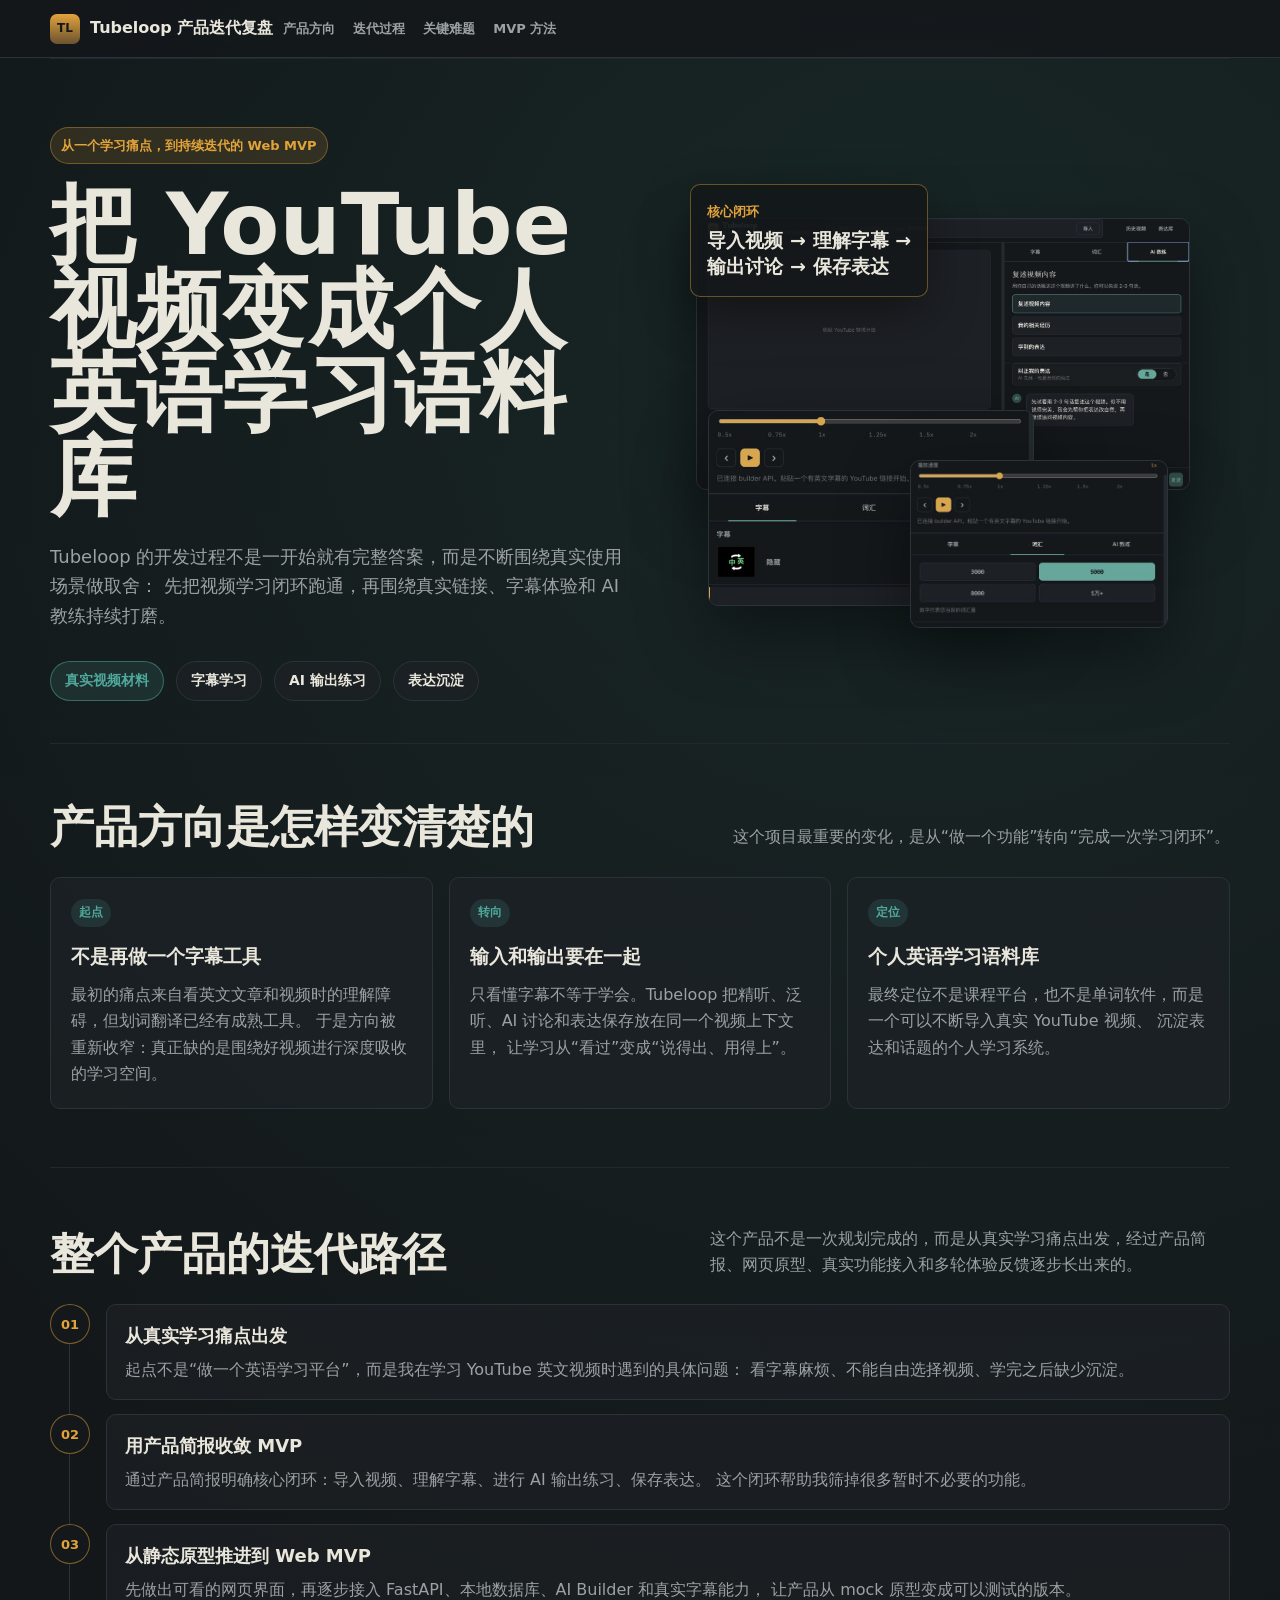
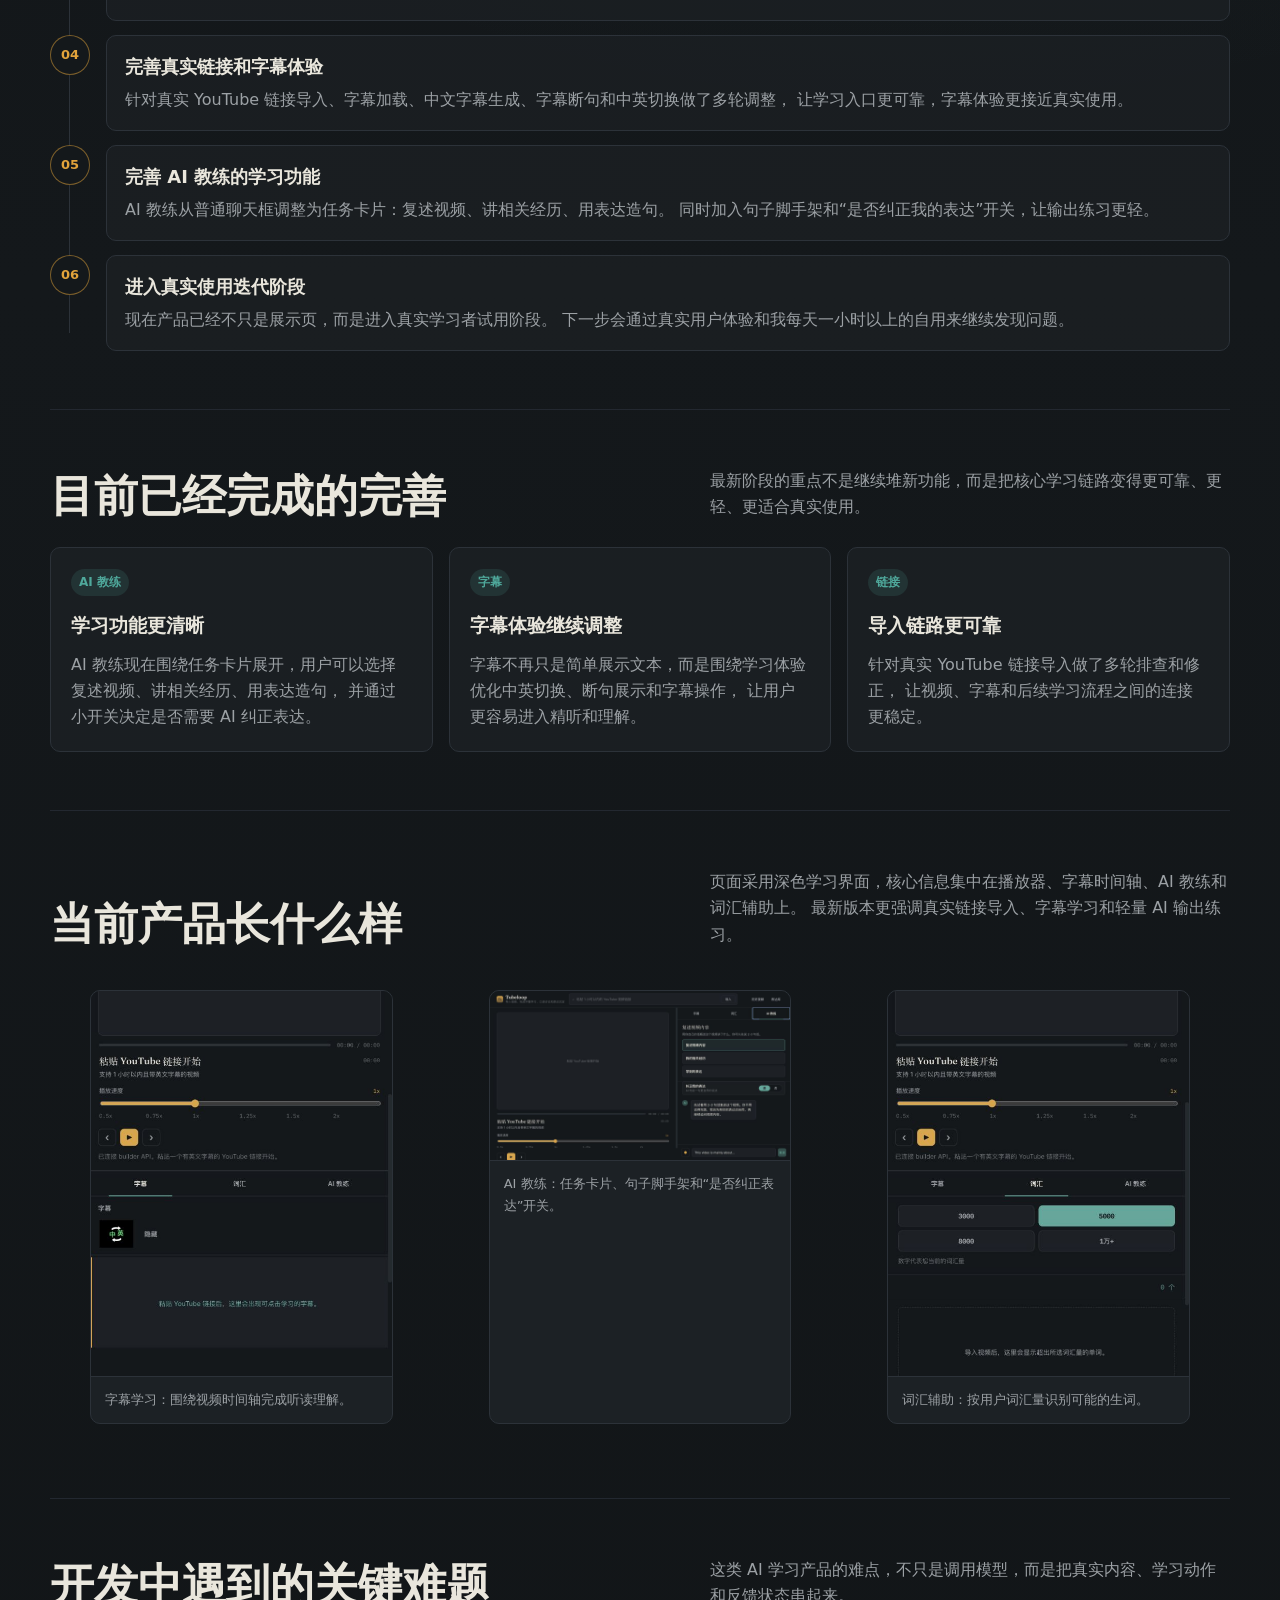
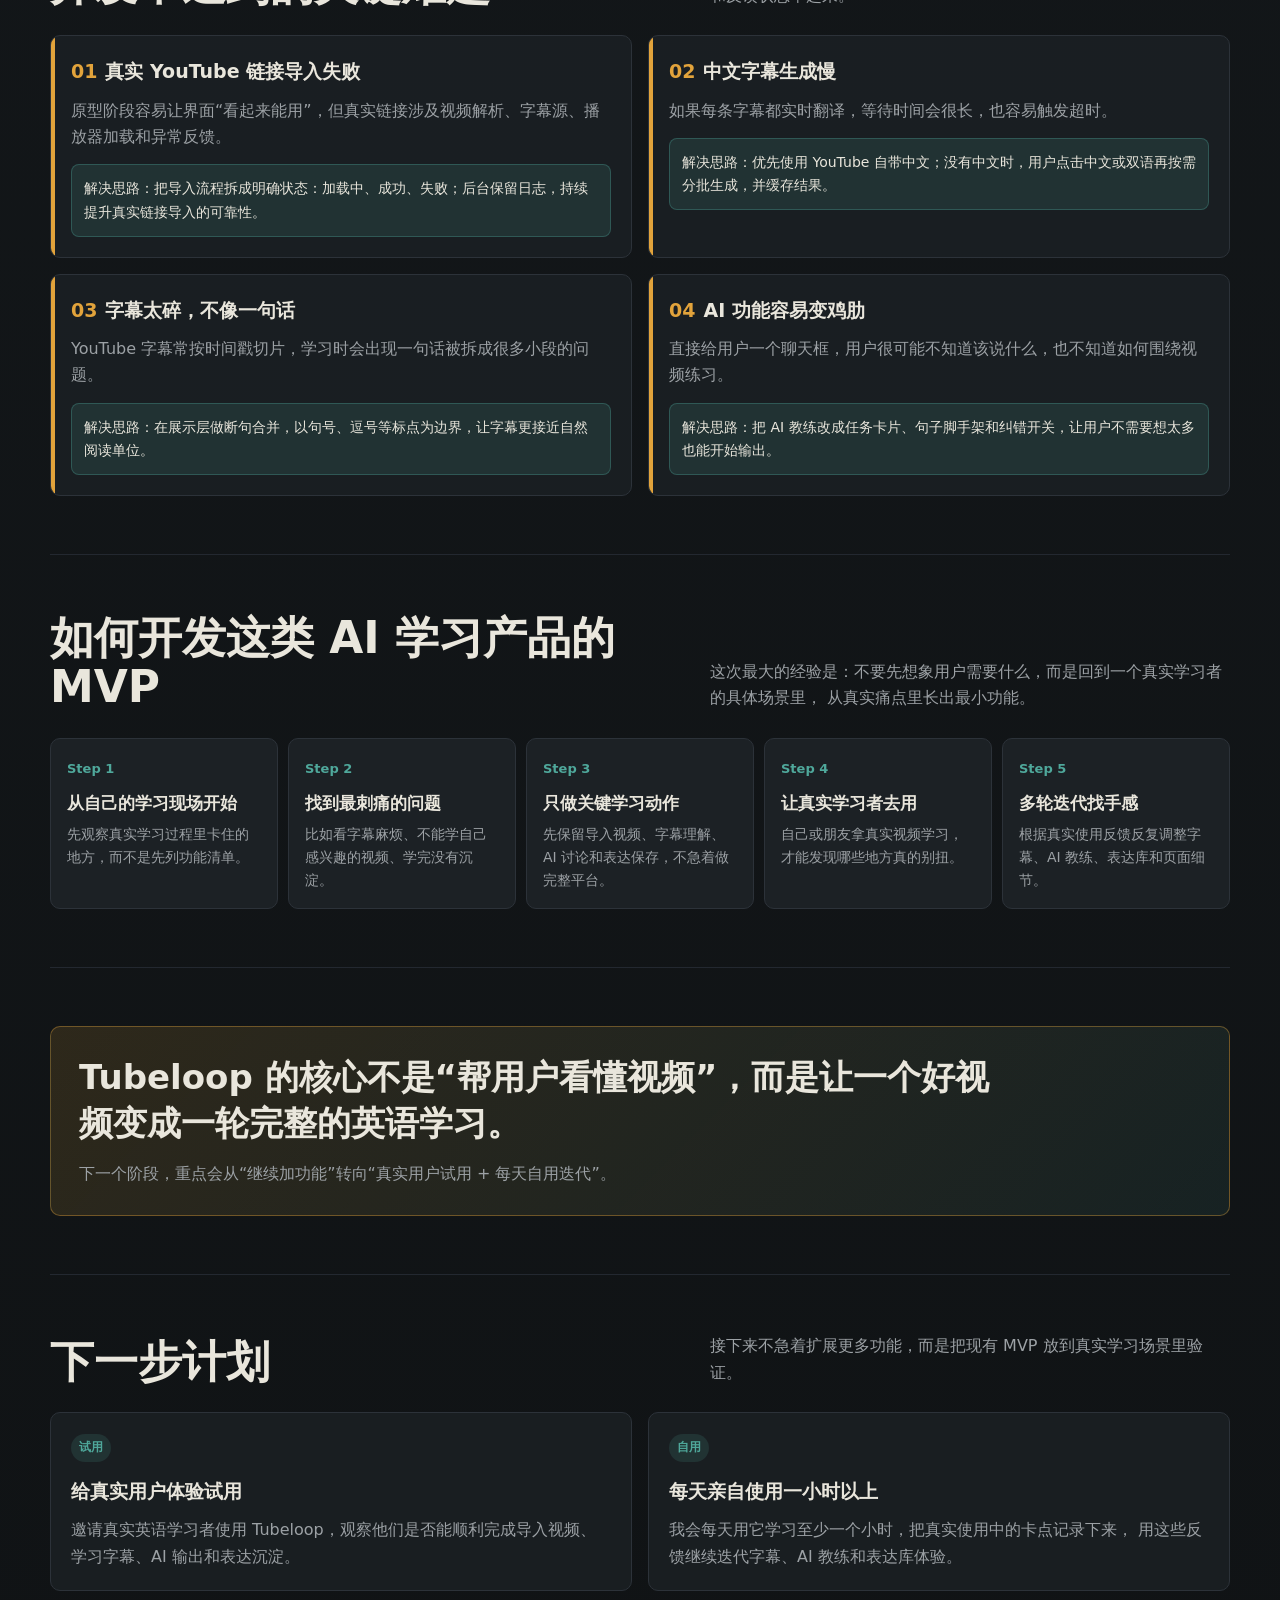
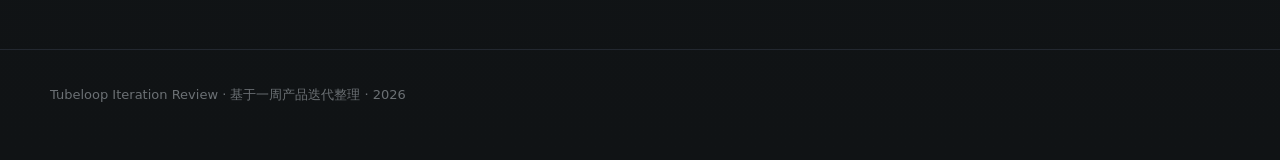
<file: youtube-english-web/report/index.html>
<!doctype html>
<html lang="zh-CN">
  <head>
    <meta charset="utf-8" />
    <meta name="viewport" content="width=device-width, initial-scale=1" />
    <title>Tubeloop 产品迭代复盘</title>
    <style>
      :root {
        color-scheme: dark;
        --ink: #14181b;
        --ink-2: #1c2125;
        --ink-3: #242a2f;
        --line: #2c3239;
        --line-soft: #232830;
        --text: #e9e6dc;
        --text-dim: #9ca1a5;
        --text-faint: #6b7074;
        --amber: #e2a33b;
        --amber-soft: rgba(226, 163, 59, 0.14);
        --teal: #4fa89b;
        --teal-soft: rgba(79, 168, 155, 0.15);
        --danger: #e46262;
        --radius: 10px;
      }

      * {
        box-sizing: border-box;
      }

      html {
        scroll-behavior: smooth;
      }

      body {
        margin: 0;
        background:
          radial-gradient(circle at 72% 6%, rgba(79, 168, 155, 0.13), transparent 30%),
          linear-gradient(180deg, #101315 0%, var(--ink) 38%, #101315 100%);
        color: var(--text);
        font-family:
          Inter, ui-sans-serif, system-ui, -apple-system, BlinkMacSystemFont, "Segoe UI",
          "Microsoft YaHei", sans-serif;
        line-height: 1.65;
      }

      a {
        color: inherit;
      }

      .page {
        width: min(1180px, calc(100% - 40px));
        margin: 0 auto;
      }

      .topbar {
        position: sticky;
        top: 0;
        z-index: 20;
        display: flex;
        align-items: center;
        justify-content: space-between;
        min-height: 58px;
        border-bottom: 1px solid var(--line);
        background: rgba(20, 24, 27, 0.86);
        backdrop-filter: blur(18px);
      }

      .brand {
        display: flex;
        align-items: center;
        gap: 10px;
        font-weight: 700;
      }

      .brand-mark {
        display: grid;
        place-items: center;
        width: 30px;
        height: 30px;
        border-radius: 7px;
        color: var(--ink);
        background: linear-gradient(180deg, var(--amber), #6b5230);
        font-size: 12px;
      }

      .nav {
        display: flex;
        gap: 18px;
        color: var(--text-dim);
        font-size: 13px;
      }

      .nav a {
        text-decoration: none;
      }

      .hero {
        display: grid;
        grid-template-columns: minmax(0, 1.02fr) minmax(360px, 0.98fr);
        gap: 34px;
        align-items: center;
        min-height: 620px;
        padding: 68px 0 42px;
      }

      .eyebrow {
        display: inline-flex;
        align-items: center;
        gap: 8px;
        margin-bottom: 18px;
        padding: 7px 10px;
        border: 1px solid rgba(226, 163, 59, 0.38);
        border-radius: 999px;
        color: var(--amber);
        background: var(--amber-soft);
        font-size: 13px;
        font-weight: 650;
      }

      h1,
      h2,
      h3,
      p {
        margin: 0;
      }

      h1 {
        max-width: 760px;
        font-size: clamp(42px, 7vw, 86px);
        line-height: 0.98;
        letter-spacing: 0;
      }

      .hero-copy {
        max-width: 660px;
        margin-top: 22px;
        color: var(--text-dim);
        font-size: 18px;
      }

      .hero-actions {
        display: flex;
        flex-wrap: wrap;
        gap: 12px;
        margin-top: 30px;
      }

      .pill {
        display: inline-flex;
        align-items: center;
        min-height: 40px;
        padding: 0 14px;
        border: 1px solid var(--line);
        border-radius: 999px;
        color: var(--text);
        background: rgba(28, 33, 37, 0.75);
        font-size: 14px;
        font-weight: 650;
      }

      .pill.accent {
        border-color: rgba(79, 168, 155, 0.5);
        color: var(--teal);
        background: var(--teal-soft);
      }

      .hero-visual {
        position: relative;
        min-height: 460px;
      }

      .screen-stack {
        position: relative;
        height: 460px;
      }

      .screenshot {
        position: absolute;
        overflow: hidden;
        border: 1px solid var(--line);
        border-radius: var(--radius);
        background: var(--ink-2);
        box-shadow: 0 26px 70px rgba(0, 0, 0, 0.42);
      }

      .screenshot img {
        display: block;
        width: 100%;
        height: 100%;
        object-fit: cover;
      }

      .shot-main {
        inset: 18px 0 auto auto;
        width: 88%;
        height: 272px;
      }

      .shot-side {
        left: 0;
        bottom: 22px;
        width: 58%;
        height: 196px;
      }

      .shot-chip {
        right: 22px;
        bottom: 0;
        width: 46%;
        height: 168px;
      }

      .caption-card {
        position: absolute;
        left: 22px;
        top: 0;
        width: 238px;
        padding: 16px;
        border: 1px solid rgba(226, 163, 59, 0.42);
        border-radius: var(--radius);
        background: rgba(20, 24, 27, 0.92);
        box-shadow: 0 18px 48px rgba(0, 0, 0, 0.36);
      }

      .caption-card strong {
        display: block;
        color: var(--amber);
        font-size: 13px;
      }

      .caption-card span {
        display: block;
        margin-top: 6px;
        color: var(--text);
        font-size: 19px;
        font-weight: 750;
        line-height: 1.35;
      }

      section {
        padding: 58px 0;
        border-top: 1px solid var(--line-soft);
      }

      .section-head {
        display: flex;
        gap: 24px;
        align-items: end;
        justify-content: space-between;
        margin-bottom: 26px;
      }

      .section-head h2 {
        font-size: clamp(28px, 4vw, 44px);
        line-height: 1.12;
      }

      .section-head p {
        max-width: 520px;
        color: var(--text-dim);
      }

      .grid {
        display: grid;
        gap: 16px;
      }

      .grid.cols-3 {
        grid-template-columns: repeat(3, minmax(0, 1fr));
      }

      .grid.cols-2 {
        grid-template-columns: repeat(2, minmax(0, 1fr));
      }

      .card {
        border: 1px solid var(--line);
        border-radius: var(--radius);
        background: rgba(28, 33, 37, 0.76);
      }

      .card-pad {
        padding: 20px;
      }

      .card h3 {
        margin-bottom: 10px;
        font-size: 19px;
      }

      .card p {
        color: var(--text-dim);
      }

      .tag {
        display: inline-flex;
        margin-bottom: 14px;
        padding: 4px 8px;
        border-radius: 999px;
        color: var(--teal);
        background: var(--teal-soft);
        font-size: 12px;
        font-weight: 800;
      }

      .timeline {
        position: relative;
        display: grid;
        gap: 14px;
      }

      .timeline::before {
        position: absolute;
        top: 18px;
        bottom: 18px;
        left: 19px;
        width: 1px;
        background: var(--line);
        content: "";
      }

      .timeline-item {
        position: relative;
        display: grid;
        grid-template-columns: 40px minmax(0, 1fr);
        gap: 16px;
        align-items: start;
      }

      .dot {
        position: relative;
        z-index: 1;
        display: grid;
        place-items: center;
        width: 40px;
        height: 40px;
        border: 1px solid rgba(226, 163, 59, 0.5);
        border-radius: 50%;
        color: var(--amber);
        background: var(--ink);
        font-size: 13px;
        font-weight: 800;
      }

      .timeline-copy {
        padding: 16px 18px;
        border: 1px solid var(--line);
        border-radius: var(--radius);
        background: rgba(28, 33, 37, 0.72);
      }

      .timeline-copy h3 {
        font-size: 18px;
      }

      .timeline-copy p {
        margin-top: 6px;
        color: var(--text-dim);
      }

      .image-panel {
        overflow: hidden;
        border: 1px solid var(--line);
        border-radius: var(--radius);
        background: var(--ink-2);
      }

      .image-panel img {
        display: block;
        width: 100%;
      }

      .image-panel figcaption {
        padding: 12px 14px;
        border-top: 1px solid var(--line);
        color: var(--text-dim);
        font-size: 13px;
      }

      .problem-card {
        position: relative;
        overflow: hidden;
      }

      .problem-card::before {
        position: absolute;
        inset: 0 auto 0 0;
        width: 4px;
        background: var(--amber);
        content: "";
      }

      .problem-card h3 {
        display: flex;
        gap: 8px;
        align-items: center;
      }

      .problem-card h3 span {
        color: var(--amber);
      }

      .solution {
        margin-top: 14px;
        padding: 12px;
        border: 1px solid rgba(79, 168, 155, 0.32);
        border-radius: 8px;
        color: var(--text);
        background: var(--teal-soft);
        font-size: 14px;
      }

      .metric-row {
        display: grid;
        grid-template-columns: repeat(4, minmax(0, 1fr));
        gap: 14px;
      }

      .metric {
        padding: 18px;
        border: 1px solid var(--line);
        border-radius: var(--radius);
        background: rgba(28, 33, 37, 0.76);
      }

      .metric strong {
        display: block;
        color: var(--amber);
        font-size: 30px;
        line-height: 1;
      }

      .metric span {
        display: block;
        margin-top: 8px;
        color: var(--text-dim);
        font-size: 13px;
      }

      .flow {
        display: grid;
        grid-template-columns: repeat(5, minmax(0, 1fr));
        gap: 10px;
      }

      .flow-step {
        min-height: 136px;
        padding: 16px;
        border: 1px solid var(--line);
        border-radius: var(--radius);
        background: var(--ink-2);
      }

      .flow-step strong {
        color: var(--teal);
        font-size: 13px;
      }

      .flow-step h3 {
        margin: 8px 0 6px;
        font-size: 17px;
      }

      .flow-step p {
        color: var(--text-dim);
        font-size: 14px;
      }

      .quote {
        padding: 28px;
        border: 1px solid rgba(226, 163, 59, 0.38);
        border-radius: var(--radius);
        background: linear-gradient(135deg, rgba(226, 163, 59, 0.14), rgba(79, 168, 155, 0.1));
      }

      .quote p {
        max-width: 920px;
        color: var(--text);
        font-size: clamp(22px, 3vw, 34px);
        font-weight: 760;
        line-height: 1.35;
      }

      .quote span {
        display: block;
        margin-top: 14px;
        color: var(--text-dim);
      }

      footer {
        padding: 34px 0 54px;
        border-top: 1px solid var(--line-soft);
        color: var(--text-faint);
        font-size: 13px;
      }

      @media (max-width: 980px) {
        .hero,
        .grid.cols-2,
        .grid.cols-3 {
          grid-template-columns: 1fr;
        }

        .hero {
          min-height: auto;
        }

        .metric-row,
        .flow {
          grid-template-columns: repeat(2, minmax(0, 1fr));
        }

        .nav {
          display: none;
        }
      }

      @media (max-width: 620px) {
        .page {
          width: min(100% - 24px, 1180px);
        }

        .metric-row,
        .flow {
          grid-template-columns: 1fr;
        }

        .hero-visual,
        .screen-stack {
          min-height: 420px;
          height: 420px;
        }

        .shot-main {
          width: 100%;
        }

        .shot-side {
          width: 72%;
        }

        .shot-chip {
          width: 58%;
        }
      }
    </style>
  </head>
  <body>
    <header class="topbar">
      <div class="page brand">
        <span class="brand-mark">TL</span>
        <span>Tubeloop 产品迭代复盘</span>
        <nav class="nav" aria-label="页面导航">
          <a href="#story">产品方向</a>
          <a href="#timeline">迭代过程</a>
          <a href="#problems">关键难题</a>
          <a href="#mvp">MVP 方法</a>
        </nav>
      </div>
    </header>

    <main class="page">
      <section class="hero" id="top">
        <div>
          <span class="eyebrow">从一个学习痛点，到持续迭代的 Web MVP</span>
          <h1>把 YouTube 视频变成个人英语学习语料库</h1>
          <p class="hero-copy">
            Tubeloop 的开发过程不是一开始就有完整答案，而是不断围绕真实使用场景做取舍：
            先把视频学习闭环跑通，再围绕真实链接、字幕体验和 AI 教练持续打磨。
          </p>
          <div class="hero-actions">
            <span class="pill accent">真实视频材料</span>
            <span class="pill">字幕学习</span>
            <span class="pill">AI 输出练习</span>
            <span class="pill">表达沉淀</span>
          </div>
        </div>

        <div class="hero-visual" aria-label="Tubeloop 产品截图组合">
          <div class="screen-stack">
            <figure class="screenshot shot-main">
              <img src="assets/product-ai-coach.png" alt="Tubeloop AI 教练界面截图" />
            </figure>
            <figure class="screenshot shot-side">
              <img src="assets/product-subtitles.png" alt="Tubeloop 字幕学习界面截图" />
            </figure>
            <figure class="screenshot shot-chip">
              <img src="assets/product-vocab.png" alt="Tubeloop 词汇辅助界面截图" />
            </figure>
            <div class="caption-card">
              <strong>核心闭环</strong>
              <span>导入视频 → 理解字幕 → 输出讨论 → 保存表达</span>
            </div>
          </div>
        </div>
      </section>

      <section id="story">
        <div class="section-head">
          <h2>产品方向是怎样变清楚的</h2>
          <p>
            这个项目最重要的变化，是从“做一个功能”转向“完成一次学习闭环”。
          </p>
        </div>

        <div class="grid cols-3">
          <article class="card card-pad">
            <span class="tag">起点</span>
            <h3>不是再做一个字幕工具</h3>
            <p>
              最初的痛点来自看英文文章和视频时的理解障碍，但划词翻译已经有成熟工具。
              于是方向被重新收窄：真正缺的是围绕好视频进行深度吸收的学习空间。
            </p>
          </article>
          <article class="card card-pad">
            <span class="tag">转向</span>
            <h3>输入和输出要在一起</h3>
            <p>
              只看懂字幕不等于学会。Tubeloop 把精听、泛听、AI 讨论和表达保存放在同一个视频上下文里，
              让学习从“看过”变成“说得出、用得上”。
            </p>
          </article>
          <article class="card card-pad">
            <span class="tag">定位</span>
            <h3>个人英语学习语料库</h3>
            <p>
              最终定位不是课程平台，也不是单词软件，而是一个可以不断导入真实 YouTube 视频、
              沉淀表达和话题的个人学习系统。
            </p>
          </article>
        </div>
      </section>

      <section id="timeline">
        <div class="section-head">
          <h2>整个产品的迭代路径</h2>
          <p>
            这个产品不是一次规划完成的，而是从真实学习痛点出发，经过产品简报、网页原型、真实功能接入和多轮体验反馈逐步长出来的。
          </p>
        </div>

        <div class="timeline">
          <div class="timeline-item">
            <div class="dot">01</div>
            <div class="timeline-copy">
              <h3>从真实学习痛点出发</h3>
              <p>
                起点不是“做一个英语学习平台”，而是我在学习 YouTube 英文视频时遇到的具体问题：
                看字幕麻烦、不能自由选择视频、学完之后缺少沉淀。
              </p>
            </div>
          </div>
          <div class="timeline-item">
            <div class="dot">02</div>
            <div class="timeline-copy">
              <h3>用产品简报收敛 MVP</h3>
              <p>
                通过产品简报明确核心闭环：导入视频、理解字幕、进行 AI 输出练习、保存表达。
                这个闭环帮助我筛掉很多暂时不必要的功能。
              </p>
            </div>
          </div>
          <div class="timeline-item">
            <div class="dot">03</div>
            <div class="timeline-copy">
              <h3>从静态原型推进到 Web MVP</h3>
              <p>
                先做出可看的网页界面，再逐步接入 FastAPI、本地数据库、AI Builder 和真实字幕能力，
                让产品从 mock 原型变成可以测试的版本。
              </p>
            </div>
          </div>
          <div class="timeline-item">
            <div class="dot">04</div>
            <div class="timeline-copy">
              <h3>完善真实链接和字幕体验</h3>
              <p>
                针对真实 YouTube 链接导入、字幕加载、中文字幕生成、字幕断句和中英切换做了多轮调整，
                让学习入口更可靠，字幕体验更接近真实使用。
              </p>
            </div>
          </div>
          <div class="timeline-item">
            <div class="dot">05</div>
            <div class="timeline-copy">
              <h3>完善 AI 教练的学习功能</h3>
              <p>
                AI 教练从普通聊天框调整为任务卡片：复述视频、讲相关经历、用表达造句。
                同时加入句子脚手架和“是否纠正我的表达”开关，让输出练习更轻。
              </p>
            </div>
          </div>
          <div class="timeline-item">
            <div class="dot">06</div>
            <div class="timeline-copy">
              <h3>进入真实使用迭代阶段</h3>
              <p>
                现在产品已经不只是展示页，而是进入真实学习者试用阶段。
                下一步会通过真实用户体验和我每天一小时以上的自用来继续发现问题。
              </p>
            </div>
          </div>
        </div>
      </section>

      <section>
        <div class="section-head">
          <h2>目前已经完成的完善</h2>
          <p>
            最新阶段的重点不是继续堆新功能，而是把核心学习链路变得更可靠、更轻、更适合真实使用。
          </p>
        </div>

        <div class="grid cols-3">
          <article class="card card-pad">
            <span class="tag">AI 教练</span>
            <h3>学习功能更清晰</h3>
            <p>
              AI 教练现在围绕任务卡片展开，用户可以选择复述视频、讲相关经历、用表达造句，
              并通过小开关决定是否需要 AI 纠正表达。
            </p>
          </article>
          <article class="card card-pad">
            <span class="tag">字幕</span>
            <h3>字幕体验继续调整</h3>
            <p>
              字幕不再只是简单展示文本，而是围绕学习体验优化中英切换、断句展示和字幕操作，
              让用户更容易进入精听和理解。
            </p>
          </article>
          <article class="card card-pad">
            <span class="tag">链接</span>
            <h3>导入链路更可靠</h3>
            <p>
              针对真实 YouTube 链接导入做了多轮排查和修正，
              让视频、字幕和后续学习流程之间的连接更稳定。
            </p>
          </article>
        </div>
      </section>

      <section>
        <div class="section-head">
          <h2>当前产品长什么样</h2>
          <p>
            页面采用深色学习界面，核心信息集中在播放器、字幕时间轴、AI 教练和词汇辅助上。
            最新版本更强调真实链接导入、字幕学习和轻量 AI 输出练习。
          </p>
        </div>

        <div class="grid cols-3">
          <figure class="image-panel">
            <img src="assets/product-subtitles.png" alt="字幕学习截图" />
            <figcaption>字幕学习：围绕视频时间轴完成听读理解。</figcaption>
          </figure>
          <figure class="image-panel">
            <img src="assets/product-ai-coach.png" alt="AI 教练截图" />
            <figcaption>AI 教练：任务卡片、句子脚手架和“是否纠正表达”开关。</figcaption>
          </figure>
          <figure class="image-panel">
            <img src="assets/product-vocab.png" alt="词汇辅助截图" />
            <figcaption>词汇辅助：按用户词汇量识别可能的生词。</figcaption>
          </figure>
        </div>
      </section>

      <section id="problems">
        <div class="section-head">
          <h2>开发中遇到的关键难题</h2>
          <p>
            这类 AI 学习产品的难点，不只是调用模型，而是把真实内容、学习动作和反馈状态串起来。
          </p>
        </div>

        <div class="grid cols-2">
          <article class="card card-pad problem-card">
            <h3><span>01</span> 真实 YouTube 链接导入失败</h3>
            <p>
              原型阶段容易让界面“看起来能用”，但真实链接涉及视频解析、字幕源、播放器加载和异常反馈。
            </p>
            <div class="solution">
              解决思路：把导入流程拆成明确状态：加载中、成功、失败；后台保留日志，持续提升真实链接导入的可靠性。
            </div>
          </article>

          <article class="card card-pad problem-card">
            <h3><span>02</span> 中文字幕生成慢</h3>
            <p>
              如果每条字幕都实时翻译，等待时间会很长，也容易触发超时。
            </p>
            <div class="solution">
              解决思路：优先使用 YouTube 自带中文；没有中文时，用户点击中文或双语再按需分批生成，并缓存结果。
            </div>
          </article>

          <article class="card card-pad problem-card">
            <h3><span>03</span> 字幕太碎，不像一句话</h3>
            <p>
              YouTube 字幕常按时间戳切片，学习时会出现一句话被拆成很多小段的问题。
            </p>
            <div class="solution">
              解决思路：在展示层做断句合并，以句号、逗号等标点为边界，让字幕更接近自然阅读单位。
            </div>
          </article>

          <article class="card card-pad problem-card">
            <h3><span>04</span> AI 功能容易变鸡肋</h3>
            <p>
              直接给用户一个聊天框，用户很可能不知道该说什么，也不知道如何围绕视频练习。
            </p>
            <div class="solution">
              解决思路：把 AI 教练改成任务卡片、句子脚手架和纠错开关，让用户不需要想太多也能开始输出。
            </div>
          </article>
        </div>
      </section>

      <section id="mvp">
        <div class="section-head">
          <h2>如何开发这类 AI 学习产品的 MVP</h2>
          <p>
            这次最大的经验是：不要先想象用户需要什么，而是回到一个真实学习者的具体场景里，
            从真实痛点里长出最小功能。
          </p>
        </div>

        <div class="flow">
          <div class="flow-step">
            <strong>Step 1</strong>
            <h3>从自己的学习现场开始</h3>
            <p>先观察真实学习过程里卡住的地方，而不是先列功能清单。</p>
          </div>
          <div class="flow-step">
            <strong>Step 2</strong>
            <h3>找到最刺痛的问题</h3>
            <p>比如看字幕麻烦、不能学自己感兴趣的视频、学完没有沉淀。</p>
          </div>
          <div class="flow-step">
            <strong>Step 3</strong>
            <h3>只做关键学习动作</h3>
            <p>先保留导入视频、字幕理解、AI 讨论和表达保存，不急着做完整平台。</p>
          </div>
          <div class="flow-step">
            <strong>Step 4</strong>
            <h3>让真实学习者去用</h3>
            <p>自己或朋友拿真实视频学习，才能发现哪些地方真的别扭。</p>
          </div>
          <div class="flow-step">
            <strong>Step 5</strong>
            <h3>多轮迭代找手感</h3>
            <p>根据真实使用反馈反复调整字幕、AI 教练、表达库和页面细节。</p>
          </div>
        </div>
      </section>

      <section>
        <div class="quote">
          <p>
            Tubeloop 的核心不是“帮用户看懂视频”，而是让一个好视频变成一轮完整的英语学习。
          </p>
          <span>
            下一个阶段，重点会从“继续加功能”转向“真实用户试用 + 每天自用迭代”。
          </span>
        </div>
      </section>

      <section>
        <div class="section-head">
          <h2>下一步计划</h2>
          <p>
            接下来不急着扩展更多功能，而是把现有 MVP 放到真实学习场景里验证。
          </p>
        </div>

        <div class="grid cols-2">
          <article class="card card-pad">
            <span class="tag">试用</span>
            <h3>给真实用户体验试用</h3>
            <p>
              邀请真实英语学习者使用 Tubeloop，观察他们是否能顺利完成导入视频、学习字幕、AI 输出和表达沉淀。
            </p>
          </article>
          <article class="card card-pad">
            <span class="tag">自用</span>
            <h3>每天亲自使用一小时以上</h3>
            <p>
              我会每天用它学习至少一个小时，把真实使用中的卡点记录下来，
              用这些反馈继续迭代字幕、AI 教练和表达库体验。
            </p>
          </article>
        </div>
      </section>
    </main>

    <footer>
      <div class="page">
        Tubeloop Iteration Review · 基于一周产品迭代整理 · 2026
      </div>
    </footer>
  </body>
</html>
</file>
